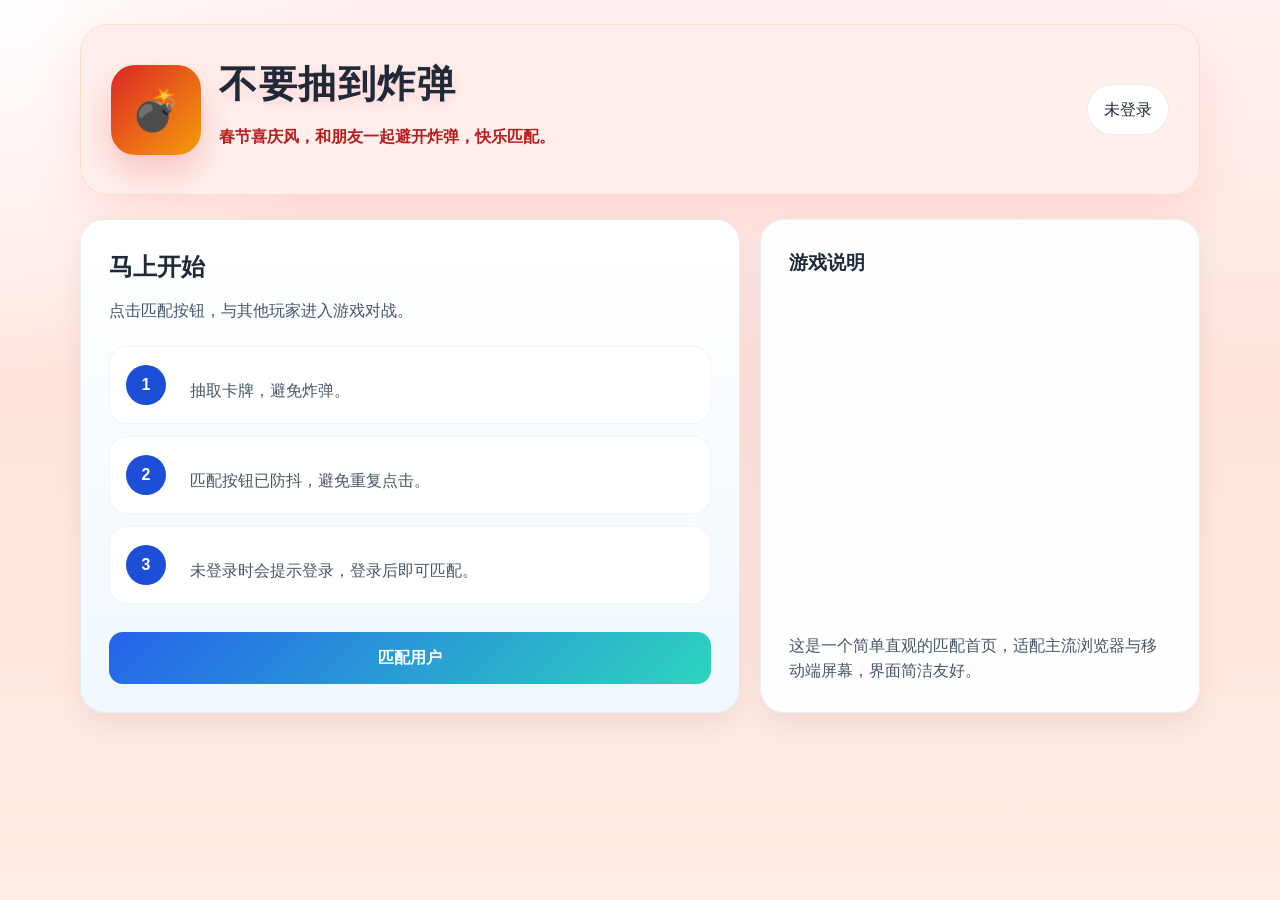
<file: index.html>
<!DOCTYPE html>
<html lang="zh-CN">
<head>
  <meta charset="UTF-8" />
  <meta name="viewport" content="width=device-width, initial-scale=1.0" />
  <title>不要抽到炸弹</title>
  <link rel="stylesheet" href="styles.css" />
</head>
<body data-page="home">
  <div class="page-shell">
    <header class="hero">
      <div class="brand">
        <div class="logo">💣</div>
        <div>
          <h1>不要抽到炸弹</h1>
          <p class="tagline">春节喜庆风，和朋友一起避开炸弹，快乐匹配。</p>
        </div>
      </div>
      <div class="user-panel" id="userPanel"></div>
    </header>

    <main class="content">
      <section class="card highlight">
        <div class="section-head">
          <h2>马上开始</h2>
          <p>点击匹配按钮，与其他玩家进入游戏对战。</p>
        </div>
        <div class="rule-list">
          <div class="rule-item">
            <strong>1</strong>
            <p>抽取卡牌，避免炸弹。</p>
          </div>
          <div class="rule-item">
            <strong>2</strong>
            <p>匹配按钮已防抖，避免重复点击。</p>
          </div>
          <div class="rule-item">
            <strong>3</strong>
            <p>未登录时会提示登录，登录后即可匹配。</p>
          </div>
        </div>
        <button id="matchButton" class="primary-button" type="button">匹配用户</button>
      </section>

      <section class="card tips-card">
        <h3>游戏说明</h3>
        <p>这是一个简单直观的匹配首页，适配主流浏览器与移动端屏幕，界面简洁友好。</p>
      </section>
    </main>
  </div>

  <div class="modal-mask hidden" id="loginModal">
    <div class="modal-card">
      <button class="close-button" id="closeModalButton" aria-label="关闭登录弹窗">×</button>
      <h2>登录后即可匹配</h2>
      <p>请输入昵称，快速开始游戏。</p>
      <form id="loginForm">
        <label>
          昵称
          <input id="nicknameInput" type="text" maxlength="12" placeholder="你的昵称" required />
        </label>
        <label>
          头像 URL（可选）
          <input id="avatarInput" type="url" placeholder="https://..." />
        </label>
        <button class="primary-button" type="submit">登录并匹配</button>
      </form>
      <p class="small-note">登录信息仅保存在本地浏览器。</p>
    </div>
  </div>

  <script src="main.js"></script>
</body>
</html>
</file>
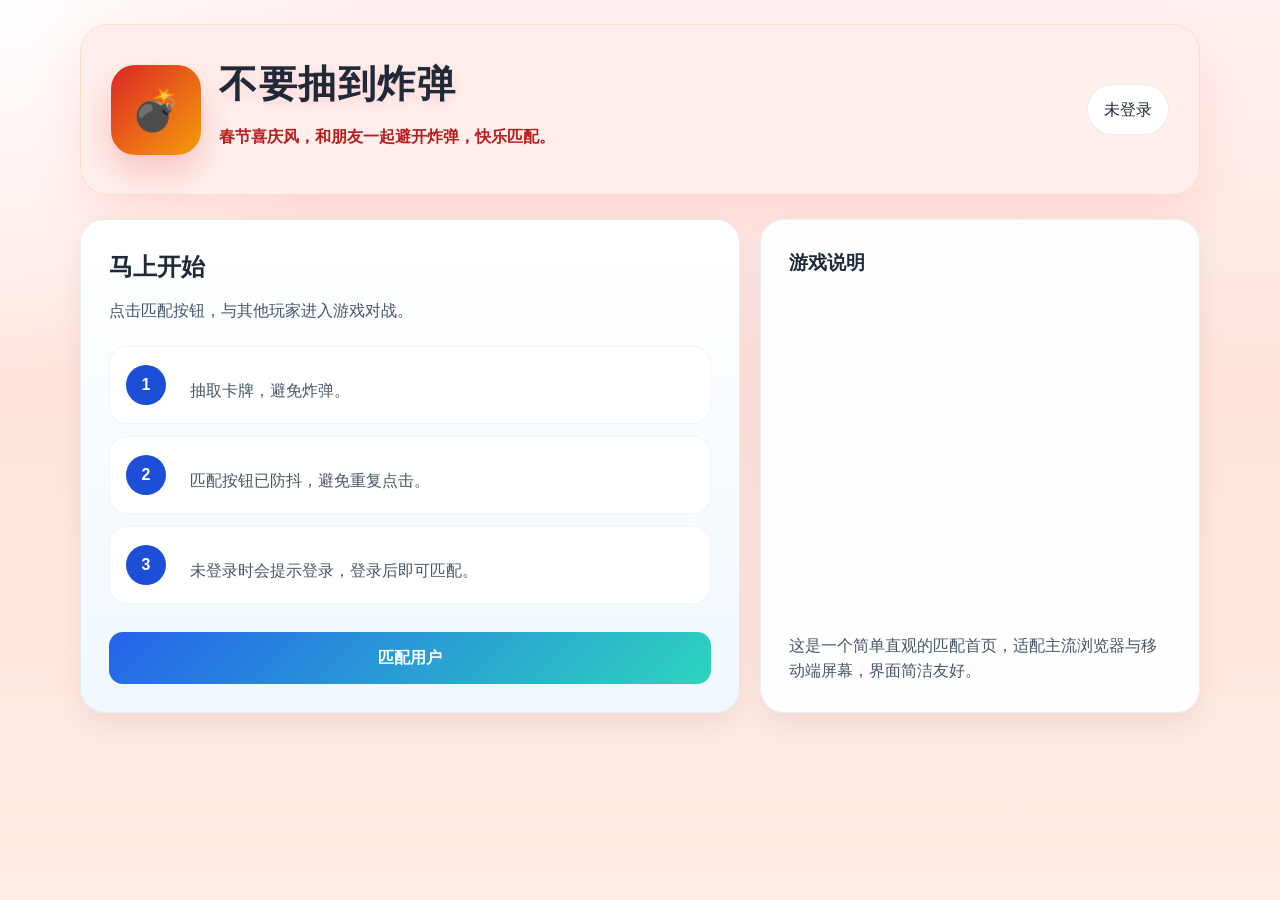
<file: countdown.html>
<!DOCTYPE html>
<html lang="zh-CN">
<head>
  <meta charset="UTF-8" />
  <meta name="viewport" content="width=device-width, initial-scale=1.0" />
  <title>倒计时 - 不要抽到炸弹</title>
  <link rel="stylesheet" href="styles.css" />
</head>
<body data-page="countdown">
  <div class="page-shell">
    <header class="hero">
      <div class="brand">
        <div class="logo">💣</div>
        <div>
          <h1>匹配成功</h1>
          <p class="tagline">即将进入游戏房间，准备好迎接挑战。</p>
        </div>
      </div>
      <div class="user-panel" id="userPanel"></div>
    </header>

    <main class="content">
      <section class="card highlight countdown-card">
        <div>
          <h2>倒计时开始</h2>
          <p>请确认你的网络稳定，3 秒后自动进入游戏房间。</p>
        </div>
        <div class="player-grid" id="countdownList"></div>
        <div class="countdown-circle">
          <span id="countdownValue">3</span>
        </div>
        <div class="match-footer">
          <a class="secondary-button" href="index.html">返回首页</a>
        </div>
      </section>
    </main>
  </div>

  <script src="main.js"></script>
</body>
</html>
</file>
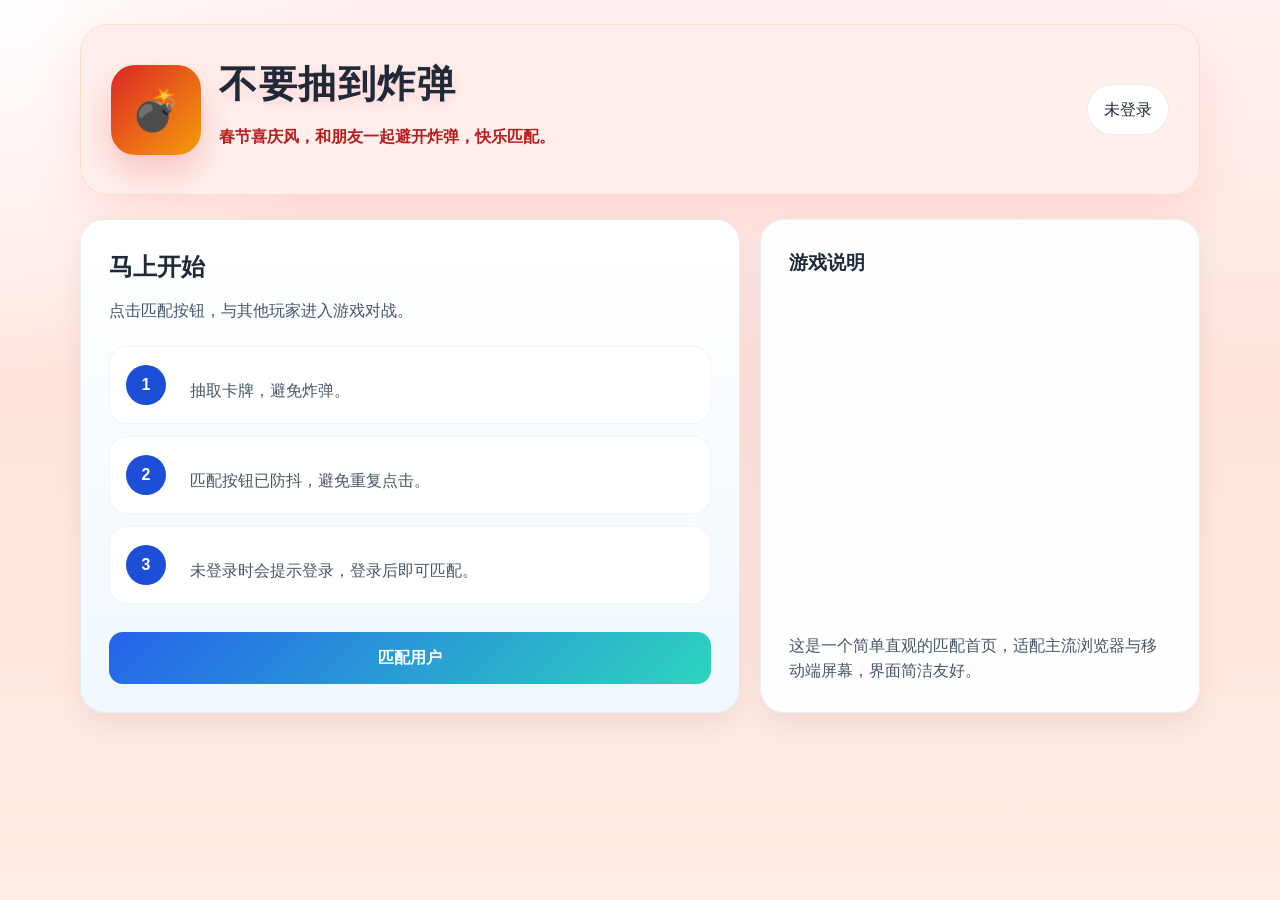
<file: game.html>
<!DOCTYPE html>
<html lang="zh-CN">
<head>
  <meta charset="UTF-8" />
  <meta name="viewport" content="width=device-width, initial-scale=1.0" />
  <title>游戏房间 - 不要抽到炸弹</title>
  <link rel="stylesheet" href="styles.css?v=20">
</head>
<body data-page="game">
  <div class="page-shell">
    <header class="hero">
      <div class="brand">
        <div class="logo">💣</div>
        <div>
          <h1>游戏房间</h1>
          <p class="tagline">匹配完成，准备进入下一局。</p>
        </div>
      </div>
      <div class="user-panel" id="userPanel"></div>
    </header>

    <main class="content">
      <section class="game-table-container">
        <!-- 游戏区域：包含牌桌和玩家 -->
        <div class="game-area">
          <!-- 游戏状态信息 -->
          <div class="game-status-bar">
            <div class="status-item">
              <span class="status-label">当前回合:</span>
              <span class="status-value" id="currentTurn">-</span>
            </div>
            <div class="status-item">
              <span class="status-label">倒计时:</span>
              <span class="status-value countdown-timer" id="turnCountdown">5</span>
            </div>
            <div class="status-item">
              <span class="status-label">在线人数:</span>
              <span class="status-value" id="onlineCount">5/5</span>
            </div>
          </div>
          
          <!-- 玩家环形分布（牌桌外围） -->
          <div class="players-circle" id="playersCircle">
            <!-- 玩家将通过 JavaScript 动态生成 -->
          </div>
          
          <!-- 牌桌区域（居中） -->
          <div class="game-table">
            <!-- 底牌堆区域（左侧） -->
            <div class="deck-pile" id="deckPile">
              <div class="deck-stack" id="deckStack">
                <!-- 卡牌堆叠将通过 JavaScript 动态生成 -->
              </div>
              <div class="deck-count" id="deckCount">
                <span class="deck-number">28</span>
              </div>
              <div class="deck-placeholder" id="deckPlaceholder" style="display: none;">
                <div class="placeholder-icon">🃏</div>
                <div class="placeholder-text">底牌区</div>
              </div>
            </div>
            
            <!-- 出牌公示区（右侧，Issue #11） -->
            <div class="play-area" id="playArea">
              <div class="played-cards-container" id="playedCardsContainer">
                <!-- 已打出的牌将在这里显示 -->
              </div>
            </div>
          </div>
          
          <!-- 当前玩家指示器（箭头） -->
          <div class="turn-indicator" id="turnIndicator">
            <div class="arrow">▼</div>
          </div>
        </div>
        
        <!-- 游戏控制按钮（手牌区上方） -->
        <div class="game-controls">
          <button class="primary-button action-btn" id="drawCardBtn" disabled>抽牌</button>
          <button class="secondary-button action-btn" id="playCardBtn" disabled>出牌</button>
          <button class="tertiary-button action-btn" id="leaveRoomBtn">离开房间</button>
        </div>
        
        <!-- 手牌区域（中间位置） -->
        <div class="hand-area" id="handArea">
          <h3>我的手牌</h3>
          <div class="hand-cards" id="handCards">
            <!-- 手牌将在这里显示 -->
          </div>
          <div class="card-count">剩余卡牌: <span id="cardCount">0</span></div>
        </div>
      </section>
    </main>
  </div>

  <script src="main.js?v=20"></script>
</body>
</html>
</file>
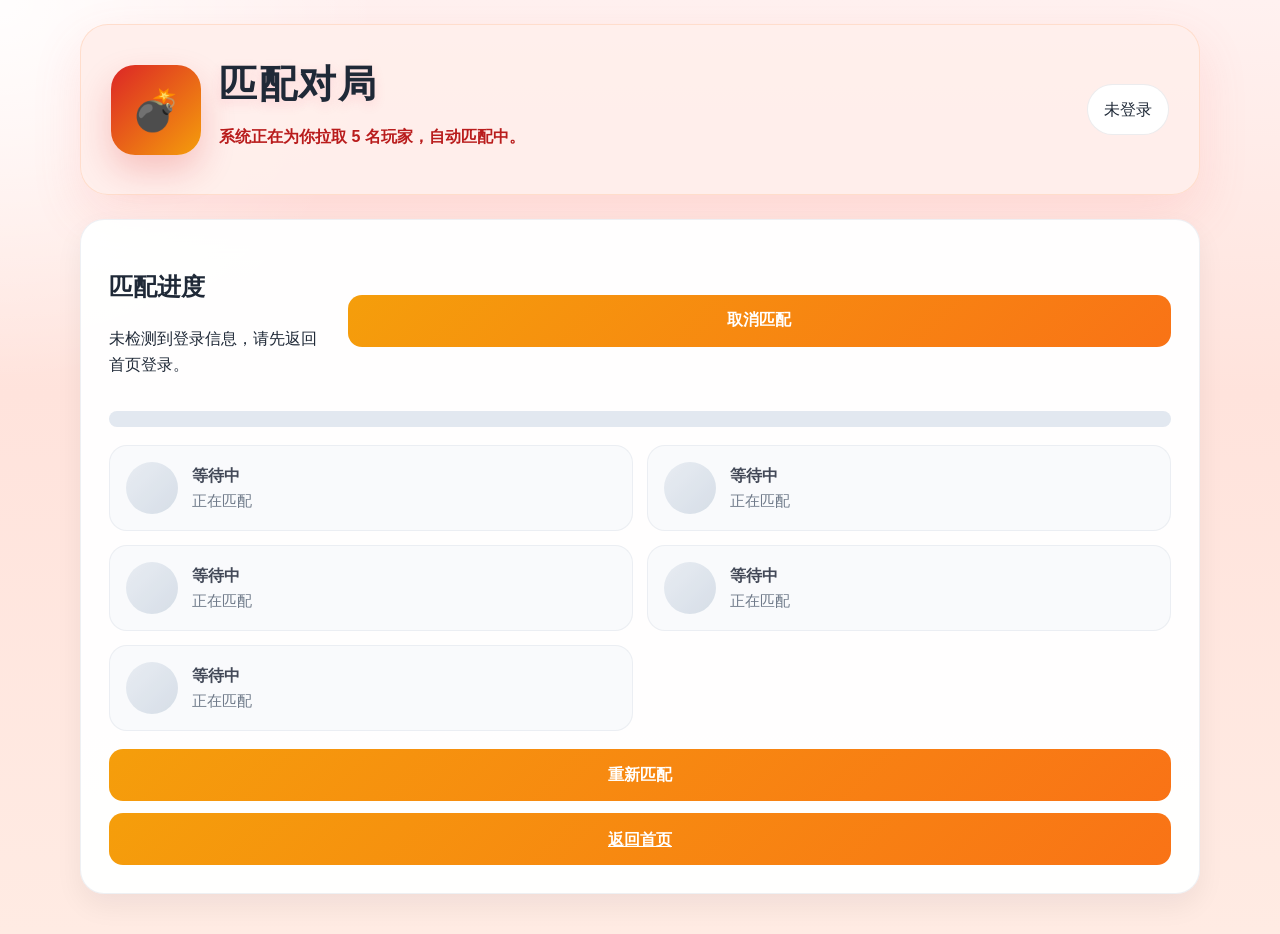
<file: match.html>
<!DOCTYPE html>
<html lang="zh-CN">
<head>
  <meta charset="UTF-8" />
  <meta name="viewport" content="width=device-width, initial-scale=1.0" />
  <title>匹配中 - 不要抽到炸弹</title>
  <link rel="stylesheet" href="styles.css" />
</head>
<body data-page="match">
  <div class="page-shell">
    <header class="hero">
      <div class="brand">
        <div class="logo">💣</div>
        <div>
          <h1>匹配对局</h1>
          <p class="tagline">系统正在为你拉取 5 名玩家，自动匹配中。</p>
        </div>
      </div>
      <div class="user-panel" id="userPanel"></div>
    </header>

    <main class="content">
      <section class="card match-card">
        <div class="match-head">
          <div>
            <h2>匹配进度</h2>
            <p id="matchMessage">请稍候，正在为你匹配...</p>
          </div>
          <button id="cancelButton" class="secondary-button">取消匹配</button>
        </div>

        <div class="progress-track" aria-hidden="true">
          <div class="progress-fill" id="matchProgress"></div>
        </div>

        <div class="player-grid" id="matchList" aria-label="已匹配玩家"></div>

        <div class="match-footer">
          <button id="retryButton" class="secondary-button hidden">重新匹配</button>
          <a class="secondary-button" href="index.html">返回首页</a>
        </div>
      </section>
    </main>
  </div>

  <script src="main.js"></script>
</body>
</html>
</file>
<file: styles.css>
:root {
  color-scheme: light;
  font-family: "Noto Sans SC", "Segoe UI", Roboto, Arial, sans-serif;
  background-color: #f7f8fc;
  color: #1f2937;
  font-size: 16px;
}

* {
  box-sizing: border-box;
}

html,
body {
  margin: 0;
  min-height: 100%;
}

body {
  min-height: 100vh;
  background-color: #fff1f0;
  background-image:
    radial-gradient(circle at top left, rgba(255, 255, 255, 0.9), transparent 24%),
    linear-gradient(180deg, #fff1f0 0%, #ffe3dc 42%, #ffebe3 100%);
  background-repeat: no-repeat;
  background-position: top center;
  line-height: 1.6;
}

.page-shell {
  width: min(1120px, calc(100% - 24px));
  margin: 0 auto;
  padding: 24px 0 40px;
}

.hero {
  display: flex;
  align-items: center;
  justify-content: space-between;
  gap: 20px;
  padding: 28px 30px;
  border-radius: 28px;
  background: rgba(255, 239, 235, 0.95);
  border: 1px solid rgba(251, 146, 60, 0.18);
  box-shadow: 0 20px 50px rgba(245, 101, 100, 0.14);
}

.brand {
  display: flex;
  align-items: center;
  gap: 18px;
}

.logo {
  width: 90px;
  height: 90px;
  border-radius: 24px;
  display: grid;
  place-items: center;
  font-size: 40px;
  background: linear-gradient(135deg, #dc2626 0%, #f59e0b 100%);
  color: #fff;
  box-shadow: 0 16px 34px rgba(220, 38, 38, 0.22);
}

.hero h1,
.hero h2,
.section-head h2,
.tips-card h3 {
  margin: 0;
}

.hero h1 {
  letter-spacing: 0.04em;
  text-shadow: 0 4px 12px rgba(244, 63, 94, 0.15);
  font-size: clamp(2rem, 3vw, 3rem);
}

.tagline {
  margin-top: 10px;
  max-width: 520px;
  color: #b91c1c;
  font-weight: 600;
}

.user-panel {
  min-width: 180px;
  display: flex;
  justify-content: flex-end;
}

.user-badge {
  display: inline-flex;
  align-items: center;
  gap: 12px;
  padding: 12px 16px;
  border-radius: 999px;
  border: 1px solid rgba(15, 23, 42, 0.08);
  background: #ffffff;
}

.user-avatar {
  width: 46px;
  height: 46px;
  border-radius: 50%;
  object-fit: cover;
  border: 2px solid #fff;
  box-shadow: 0 8px 24px rgba(15, 23, 42, 0.08);
}

.user-name {
  font-weight: 700;
  color: #111827;
}

.content {
  display: grid;
  grid-template-columns: 1.2fr 0.8fr;
  gap: 20px;
  margin-top: 24px;
}

/* Game page uses full width */
body[data-page="game"] .content {
  grid-template-columns: 1fr;
}

/* Countdown page uses full width */
body[data-page="countdown"] .content {
  grid-template-columns: 1fr;
}

/* Match page uses full width */
body[data-page="match"] .content {
  grid-template-columns: 1fr;
}

.card {
  border-radius: 24px;
  padding: 28px;
  background: rgba(255, 255, 255, 0.96);
  border: 1px solid rgba(148, 163, 184, 0.16);
  box-shadow: 0 12px 28px rgba(15, 23, 42, 0.06);
}

.highlight {
  background: linear-gradient(180deg, #ffffff 0%, #f0f8ff 100%);
}

.section-head p,
.rule-list p,
.tips-card p,
.match-status p {
  margin: 12px 0 0;
  color: #475569;
}

.rule-list {
  display: grid;
  gap: 12px;
  margin: 22px 0 28px;
}

.rule-item {
  display: grid;
  grid-template-columns: 48px 1fr;
  gap: 16px;
  align-items: center;
  padding: 18px 18px 18px 16px;
  border-radius: 18px;
  background: #ffffff;
  border: 1px solid rgba(148, 163, 184, 0.12);
}

.rule-item strong {
  display: inline-flex;
  align-items: center;
  justify-content: center;
  width: 40px;
  height: 40px;
  border-radius: 50%;
  background: #1d4ed8;
  color: #fff;
  font-size: 1rem;
}

.primary-button,
.secondary-button,
.tertiary-button {
  display: inline-flex;
  align-items: center;
  justify-content: center;
  width: 100%;
  min-height: 52px;
  border: none;
  border-radius: 14px;
  font-size: 1rem;
  font-weight: 700;
  cursor: pointer;
  transition: transform 0.16s ease, background-color 0.16s ease, opacity 0.16s ease;
}

.primary-button {
  background: linear-gradient(135deg, #2563eb 0%, #2dd4bf 100%);
  color: #fff;
}

.secondary-button {
  background: linear-gradient(135deg, #f59e0b 0%, #f97316 100%);
  color: #fff;
}

.tertiary-button {
  background: #eef2ff;
  color: #6b7280;
}

.primary-button:hover,
.secondary-button:hover,
.tertiary-button:hover {
  transform: translateY(-1px);
}

.primary-button:disabled,
.secondary-button:disabled {
  opacity: 0.6;
  cursor: not-allowed;
}

.tips-card {
  display: flex;
  flex-direction: column;
  justify-content: space-between;
}

.tips-card h3 {
  margin-bottom: 14px;
  font-size: 1.2rem;
}

.match-status {
  display: flex;
  flex-direction: column;
  gap: 18px;
}

.match-card {
  display: grid;
  gap: 18px;
}

.match-head {
  display: flex;
  align-items: center;
  justify-content: space-between;
  gap: 16px;
}

.progress-track {
  width: 100%;
  height: 16px;
  border-radius: 999px;
  background: #e2e8f0;
  overflow: hidden;
}

.progress-fill {
  width: 0;
  height: 100%;
  border-radius: 999px;
  background: linear-gradient(90deg, #3b82f6, #14b8a6);
  transition: width 0.35s ease;
}

.player-grid {
  display: grid;
  gap: 14px;
  grid-template-columns: repeat(2, minmax(0, 1fr));
}

.player-card {
  display: flex;
  align-items: center;
  gap: 14px;
  padding: 16px;
  border-radius: 18px;
  background: #f8fafc;
  border: 1px solid rgba(148, 163, 184, 0.18);
}

.player-card.player-self {
  background: linear-gradient(180deg, rgba(59,130,246,0.12), rgba(255,255,255,0.9));
}

.player-card.placeholder {
  opacity: 0.78;
}

.player-avatar {
  width: 52px;
  height: 52px;
  border-radius: 50%;
  object-fit: cover;
  background: #e2e8f0;
}

.placeholder-circle {
  width: 52px;
  height: 52px;
  border-radius: 50%;
  background: linear-gradient(135deg, #e2e8f0 0%, #cbd5e1 100%);
}

.player-info strong {
  display: block;
  font-size: 1rem;
  color: #0f172a;
}

.player-info span {
  color: #475569;
  font-size: 0.95rem;
}

.match-footer {
  display: flex;
  flex-wrap: wrap;
  gap: 12px;
}

.countdown-card {
  display: grid;
  gap: 20px;
  text-align: center;
}

.countdown-card .player-grid {
  grid-template-columns: repeat(3, minmax(0, 1fr));
}

.countdown-circle {
  width: 140px;
  height: 140px;
  margin: 0 auto;
  border-radius: 50%;
  display: grid;
  place-items: center;
  background: radial-gradient(circle, rgba(56,189,248,0.22) 0%, rgba(14,165,233,0.08) 70%);
  box-shadow: inset 0 0 0 1px rgba(56,189,248,0.12);
}

.countdown-circle span {
  font-size: 3.2rem;
  font-weight: 800;
  color: #0f172a;
}

/* ========== Game Room Styles ========== */
.game-table-container {
  display: flex;
  flex-direction: column;
  gap: 24px;
  padding: 20px;
}

.game-area {
  position: relative;
  width: 100%;
  max-width: 900px;
  height: 650px;
  margin: 0 auto;
}

.game-status-bar {
  display: flex;
  justify-content: center;
  gap: 32px;
  padding: 12px 24px;
  background: rgba(255, 255, 255, 0.95);
  border-radius: 16px;
  box-shadow: 0 4px 12px rgba(0, 0, 0, 0.08);
  margin-bottom: 16px;
  flex-wrap: wrap;
}

.status-item {
  display: flex;
  align-items: center;
  gap: 8px;
  font-size: 0.95rem;
}

.status-label {
  color: #6b7280;
  font-weight: 500;
}

.countdown-timer {
  color: #ef4444;
  font-weight: 800;
  transition: all 0.3s ease;
}

.countdown-timer.warning {
  animation: pulseRed 1s infinite;
}

@keyframes pulseRed {
  0%, 100% { transform: scale(1); color: #ef4444; }
  50% { transform: scale(1.2); color: #dc2626; }
}

.status-value {
  color: #1f2937;
  font-weight: 700;
}

.game-table {
  position: absolute;
  top: 50%;
  left: 50%;
  transform: translate(-50%, -50%);
  width: 450px;
  height: 450px;
  background: radial-gradient(ellipse at center, #2d5016 0%, #1a3a0a 70%);
  border-radius: 50%;
  border: 12px solid #8b4513;
  box-shadow: 
    0 0 0 8px #654321,
    0 20px 60px rgba(0, 0, 0, 0.4),
    inset 0 0 100px rgba(0, 0, 0, 0.3);
  z-index: 5;
  display: flex;
  align-items: flex-start; /* 顶部对齐 */
  justify-content: space-between;
  padding: 120px 50px 0; /* 增加上内边距使整体更居中 */
}

/* 中央装饰背景（不阻挡点击） */
.table-center-decoration {
  position: absolute;
  top: 50%;
  left: 50%;
  transform: translate(-50%, -50%);
  text-align: center;
  pointer-events: none; /* 不阻挡鼠标事件 */
  opacity: 0.3; /* 半透明，作为背景装饰 */
  z-index: 0;
}

.table-message {
  color: rgba(255, 255, 255, 0.4);
  font-size: 1rem;
  margin: 0;
}

.table-center {
  position: absolute;
  top: 50%;
  left: 50%;
  transform: translate(-50%, -50%);
  text-align: center;
  z-index: 10;
}

.deck-area {
  display: flex;
  flex-direction: column;
  align-items: center;
  gap: 12px;
}

/* 底牌堆样式 */
.deck-pile {
  display: flex;
  flex-direction: column;
  align-items: center;
  gap: 10px; /* 减小间距使布局更紧凑 */
  position: relative;
  z-index: 10;
  padding: 12px;
  background: rgba(255, 255, 255, 0.05);
  border-radius: 12px;
  height: 180px;
  width: 130px;
}

/* 底牌区占位文本 */
.deck-placeholder {
  position: absolute;
  top: 12px;
  left: 12px;
  right: 12px;
  bottom: 12px;
  display: flex;
  flex-direction: column;
  align-items: center;
  justify-content: center;
  z-index: 1;
  pointer-events: none;
}

.deck-placeholder .placeholder-icon {
  font-size: 2rem;
  margin-bottom: 8px;
}

.deck-placeholder .placeholder-text {
  color: rgba(255, 255, 255, 0.5);
  font-size: 0.9rem;
}

.deck-stack {
  position: relative;
  width: 90px;
  height: 120px;
}

.deck-card {
  position: absolute;
  width: 90px;
  height: 120px;
  background: linear-gradient(135deg, #1e40af 0%, #3b82f6 50%, #1e40af 100%);
  border-radius: 8px;
  border: 3px solid #fff;
  box-shadow: 
    0 2px 8px rgba(0, 0, 0, 0.3),
    inset 0 0 20px rgba(255, 255, 255, 0.1);
  display: flex;
  align-items: center;
  justify-content: center;
  transition: all 0.3s ease;
}

/* 扑克牌背面图案 */
.deck-card::before {
  content: '';
  position: absolute;
  top: 50%;
  left: 50%;
  transform: translate(-50%, -50%);
  width: 70px;
  height: 100px;
  background: repeating-linear-gradient(
    45deg,
    rgba(255, 255, 255, 0.1) 0px,
    rgba(255, 255, 255, 0.1) 2px,
    transparent 2px,
    transparent 8px
  );
  border-radius: 4px;
  border: 2px solid rgba(255, 255, 255, 0.3);
}

/* 卡牌堆叠效果 - 每层偏移 */
.deck-stack .deck-card:nth-child(1) { transform: translate(0, 0); z-index: 1; }
.deck-stack .deck-card:nth-child(2) { transform: translate(2px, -2px); z-index: 2; }
.deck-stack .deck-card:nth-child(3) { transform: translate(4px, -4px); z-index: 3; }
.deck-stack .deck-card:nth-child(4) { transform: translate(6px, -6px); z-index: 4; }
.deck-stack .deck-card:nth-child(5) { transform: translate(8px, -8px); z-index: 5; }
.deck-stack .deck-card:nth-child(n+6) { transform: translate(10px, -10px); z-index: 6; }

.deck-count {
  background: rgba(255, 255, 255, 0.95);
  padding: 6px 16px;
  border-radius: 20px;
  box-shadow: 0 4px 12px rgba(0, 0, 0, 0.2);
  text-align: center;
}

.deck-number {
  font-size: 1.4rem;
  font-weight: 800;
  color: #1e40af;
  display: inline-block;
  transition: all 0.3s ease;
}

.deck-number.update {
  animation: countUpdate 0.4s ease-out;
}

@keyframes countUpdate {
  0% { transform: scale(1); }
  50% { transform: scale(1.3); color: #ef4444; }
  100% { transform: scale(1); }
}

/* 抽牌动画 */
@keyframes drawCard {
  0% { 
    transform: translate(10px, -10px) scale(1);
    opacity: 1;
  }
  50% {
    transform: translate(0, -50px) scale(1.1);
    opacity: 0.8;
  }
  100% { 
    transform: translate(-100px, -150px) scale(0.8);
    opacity: 0;
  }
}

.deck-card.drawing {
  animation: drawCard 0.6s ease-out forwards;
}

/* 8种牌型卡通图案样式 */
.card-type-badge {
  position: absolute;
  top: 50%;
  left: 50%;
  transform: translate(-50%, -50%);
  width: 60px;
  height: 60px;
  border-radius: 50%;
  display: flex;
  align-items: center;
  justify-content: center;
  font-size: 2rem;
  background: rgba(255, 255, 255, 0.95);
  box-shadow: 0 4px 12px rgba(0, 0, 0, 0.2);
  z-index: 10;
}

/* 炸弹 - 红色 */
.card-type-badge.bomb { background: linear-gradient(135deg, #ef4444 0%, #dc2626 100%); }
/* 洛阳铲 - 棕色 */
.card-type-badge.shovel { background: linear-gradient(135deg, #92400e 0%, #78350f 100%); }
/* 明察秋毫 - 蓝色 */
.card-type-badge.clear-sight { background: linear-gradient(135deg, #3b82f6 0%, #2563eb 100%); }
/* 顺手牵羊 - 绿色 */
.card-type-badge.steal { background: linear-gradient(135deg, #10b981 0%, #059669 100%); }
/* 回马枪 - 橙色 */
.card-type-badge.counter-attack { background: linear-gradient(135deg, #f59e0b 0%, #d97706 100%); }
/* 休养生息 - 紫色 */
.card-type-badge.recover { background: linear-gradient(135deg, #8b5cf6 0%, #7c3aed 100%); }
/* 偷梁换柱 - 青色 */
.card-type-badge.swap { background: linear-gradient(135deg, #06b6d4 0%, #0891b2 100%); }
/* 栽赃嫁祸 - 粉色 */
.card-type-badge.frame { background: linear-gradient(135deg, #ec4899 0%, #db2777 100%); }

/* 牌型展示区域 */
.card-type-display {
  display: flex;
  gap: 6px;
  flex-wrap: wrap;
  justify-content: center;
  margin-top: 4px;
}

.card-type-icon {
  width: 32px;
  height: 32px;
  border-radius: 50%;
  display: flex;
  align-items: center;
  justify-content: center;
  font-size: 1rem;
  color: #fff;
  box-shadow: 0 2px 8px rgba(0, 0, 0, 0.2);
  transition: all 0.3s ease;
  cursor: pointer;
}

.card-type-icon:hover {
  transform: scale(1.2);
  box-shadow: 0 4px 16px rgba(0, 0, 0, 0.3);
}

.card-deck {
  font-size: 4rem;
  animation: pulse 2s ease-in-out infinite;
  filter: drop-shadow(0 4px 8px rgba(0, 0, 0, 0.3));
}

@keyframes pulse {
  0%, 100% { transform: scale(1); }
  50% { transform: scale(1.05); }
}

.table-message {
  color: #fff;
  font-size: 1.1rem;
  font-weight: 600;
  text-shadow: 0 2px 4px rgba(0, 0, 0, 0.5);
  margin: 0;
}

/* 出牌公示区（Issue #11） */
.play-area {
  display: flex;
  flex-direction: column;
  align-items: center;
  gap: 8px;
  padding: 12px;
  background: rgba(255, 255, 255, 0.1);
  border-radius: 12px;
  min-height: 110px;
  width: 130px;
  z-index: 10;
}

.played-cards-container {
  display: flex;
  gap: 8px;
  flex-wrap: wrap;
  justify-content: center;
  align-items: center;
  min-height: 90px;
}

.played-card {
  position: relative;
  width: 60px;
  height: 95px; /* 稍微增加高度以容纳间距 */
  background: linear-gradient(135deg, #fff 0%, #f0f0f0 100%);
  border: 2px solid #ddd;
  border-radius: 8px;
  display: flex;
  flex-direction: column;
  align-items: center;
  justify-content: center;
  font-size: 1.5rem;
  box-shadow: 0 2px 6px rgba(0, 0, 0, 0.15);
  animation: playCardFly 0.6s ease-out;
  transition: all 0.3s ease;
  gap: 4px; /* 增加图标和文字的默认间距 */
  padding: 6px;
}

.played-card .card-icon {
  font-size: 1.8rem;
  line-height: 1;
}

.played-card .card-name {
  font-size: 0.6rem;
  color: #666;
  line-height: 1;
  margin-top: 4px; /* 增加图标和文字的间隔 */
  white-space: nowrap;
  overflow: hidden;
  text-overflow: ellipsis;
  max-width: 100%;
}

.played-card.latest {
  transform: scale(1.1);
  border-color: #fbbf24;
  box-shadow: 0 0 12px rgba(251, 191, 36, 0.6);
  z-index: 10;
}

.played-card.special-effect {
  animation: playCardFly 0.6s ease-out, specialPulse 1s ease-in-out infinite;
}

@keyframes playCardFly {
  0% {
    opacity: 0;
    transform: translateY(-30px) scale(0.5) rotate(-10deg);
  }
  60% {
    transform: translateY(5px) scale(1.1) rotate(2deg);
  }
  100% {
    opacity: 1;
    transform: translateY(0) scale(1) rotate(0deg);
  }
}

@keyframes specialPulse {
  0%, 100% {
    box-shadow: 0 0 12px rgba(251, 191, 36, 0.6);
  }
  50% {
    box-shadow: 0 0 20px rgba(251, 191, 36, 0.9), 0 0 30px rgba(239, 68, 68, 0.4);
  }
}

@keyframes highlightPop {
  0% { transform: scale(1); box-shadow: 0 8px 24px rgba(0, 0, 0, 0.1); }
  50% { transform: scale(1.05); box-shadow: 0 0 30px rgba(251, 191, 36, 0.8); }
  100% { transform: scale(1); box-shadow: 0 8px 24px rgba(0, 0, 0, 0.1); }
}

.last-play-info {
  display: none; /* 隐藏出牌玩家信息 */
}

.last-play-info .player-avatar-small {
  width: 20px;
  height: 20px;
  border-radius: 50%;
  border: 2px solid #fff;
}

.players-circle {
  position: absolute;
  width: 100%;
  height: 100%;
  top: 0;
  left: 0;
  z-index: 10;
}

.player-position {
  position: absolute;
  display: flex;
  flex-direction: column;
  align-items: center;
  gap: 8px;
  transition: all 0.3s ease;
}

.player-position .player-avatar-wrapper {
  position: relative;
  width: 90px;
  height: 90px;
}

.player-position .player-avatar {
  width: 100%;
  height: 100%;
  border-radius: 50%;
  object-fit: cover;
  border: 4px solid #fff;
  box-shadow: 0 8px 20px rgba(0, 0, 0, 0.3);
  transition: all 0.3s ease;
}

.hand-count-badge {
  position: absolute;
  top: -8px;
  right: -8px;
  min-width: 28px;
  height: 28px;
  background: linear-gradient(135deg, #ef4444 0%, #dc2626 100%);
  color: #fff;
  border-radius: 50%;
  display: flex;
  align-items: center;
  justify-content: center;
  font-weight: 700;
  font-size: 0.85rem;
  box-shadow: 0 2px 6px rgba(239, 68, 68, 0.4);
  z-index: 15;
  border: 2px solid #fff;
}

@keyframes badgePop {
  0% { transform: scale(0); }
  50% { transform: scale(1.2); }
  100% { transform: scale(1); }
}

.online-status {
  position: absolute;
  bottom: 4px;
  right: 4px;
  width: 14px;
  height: 14px;
  border-radius: 50%;
  border: 2px solid #fff;
  z-index: 20;
}

.online-status.online {
  background: linear-gradient(135deg, #10b981 0%, #059669 100%);
  box-shadow: 0 0 8px rgba(16, 185, 129, 0.6);
}

.online-status.offline {
  background: linear-gradient(135deg, #ef4444 0%, #dc2626 100%);
  box-shadow: 0 0 8px rgba(239, 68, 68, 0.6);
}

.offline-tag {
  position: absolute;
  bottom: -20px;
  left: 50%;
  transform: translateX(-50%);
  background: rgba(239, 68, 68, 0.9);
  color: #fff;
  padding: 2px 8px;
  border-radius: 10px;
  font-size: 0.7rem;
  font-weight: 700;
  white-space: nowrap;
}

.player-position.player-self .player-avatar {
  border-color: #fbbf24;
  box-shadow: 0 0 20px rgba(251, 191, 36, 0.6), 0 8px 20px rgba(0, 0, 0, 0.3);
  transform: scale(1.1);
}

.player-position.current-turn .player-avatar {
  animation: glow 1.5s ease-in-out infinite;
}

@keyframes glow {
  0%, 100% { 
    box-shadow: 0 0 20px rgba(59, 130, 246, 0.6), 0 8px 20px rgba(0, 0, 0, 0.3);
  }
  50% { 
    box-shadow: 0 0 30px rgba(59, 130, 246, 0.9), 0 8px 20px rgba(0, 0, 0, 0.3);
  }
}

.player-name-tag {
  background: rgba(0, 0, 0, 0.7);
  color: #fff;
  padding: 4px 12px;
  border-radius: 12px;
  font-size: 0.9rem;
  font-weight: 600;
  white-space: nowrap;
  backdrop-filter: blur(4px);
}

.player-position.player-self .player-name-tag {
  background: rgba(251, 191, 36, 0.9);
  color: #000;
}

.turn-indicator {
  position: absolute;
  width: 50px;
  height: 50px;
  display: flex;
  align-items: center;
  justify-content: center;
  transition: all 0.5s cubic-bezier(0.4, 0, 0.2, 1);
  z-index: 20;
  background: rgba(251, 191, 36, 0.2);
  border-radius: 50%;
  backdrop-filter: blur(4px);
}

.turn-indicator .arrow {
  font-size: 2.8rem;
  color: #fbbf24;
  filter: drop-shadow(0 4px 8px rgba(0, 0, 0, 0.5));
  animation: rotateArrow 3s linear infinite;
}

@keyframes rotateArrow {
  0% { transform: rotate(0deg); }
  100% { transform: rotate(360deg); }
}

.hand-area {
  background: rgba(255, 255, 255, 0.95);
  border-radius: 20px;
  padding: 20px;
  box-shadow: 0 8px 24px rgba(0, 0, 0, 0.1);
  transition: all 0.3s ease;
}

.hand-area.current-turn-highlight {
  background: linear-gradient(135deg, rgba(251, 191, 36, 0.15) 0%, rgba(255, 255, 255, 0.95) 100%);
  box-shadow: 0 8px 32px rgba(251, 191, 36, 0.3), 0 0 0 3px rgba(251, 191, 36, 0.5);
  transform: scale(1.02);
}

.hand-area h3 {
  margin: 0 0 16px 0;
  color: #1f2937;
  font-size: 1.3rem;
}

.hand-cards {
  display: flex;
  flex-wrap: wrap;
  gap: 12px;
  min-height: 100px;
  align-items: center;
  justify-content: center;
}

.hand-card {
  width: 60px;
  height: 95px; /* 稍微增加高度以容纳间距 */
  background: linear-gradient(135deg, #fff 0%, #f0f0f0 100%);
  border: 2px solid #ddd;
  border-radius: 8px;
  display: flex;
  flex-direction: column;
  align-items: center;
  justify-content: center;
  font-size: 2rem;
  box-shadow: 0 4px 8px rgba(0, 0, 0, 0.1);
  transition: transform 0.2s ease, border-color 0.2s ease, box-shadow 0.2s ease;
  cursor: pointer;
  gap: 4px; /* 增加图标和文字的默认间距 */
  padding: 6px;
}

.hand-card .card-icon {
  font-size: 1.8rem;
  line-height: 1;
}

.hand-card .card-name {
  font-size: 0.6rem;
  color: #666;
  line-height: 1;
  margin-top: 4px; /* 增加图标和文字的间隔 */
  white-space: nowrap;
  overflow: hidden;
  text-overflow: ellipsis;
  max-width: 100%;
}

.hand-card:hover {
  transform: translateY(-8px) rotate(-5deg);
}

.hand-card.selected {
  border-color: #3b82f6;
  box-shadow: 0 0 15px rgba(59, 130, 246, 0.7);
  transform: translateY(-20px) !important; /* Issue #21: 强制上浮，覆盖 hover 或动画残留 */
  z-index: 10; /* 确保选中的牌在其他牌之上 */
}

.hand-card.dealt {
  animation: none;
}

@keyframes dealCard {
  0% {
    opacity: 0;
    transform: translateY(-250px) rotate(-10deg) scale(0.8);
  }
  60% {
    transform: translateY(10px) rotate(2deg) scale(1.05);
  }
  100% {
    opacity: 1;
    transform: translateY(0) rotate(0) scale(1);
  }
}

@keyframes playCard {
  0% {
    opacity: 1;
    transform: translateY(0) rotate(0) scale(1);
  }
  50% {
    transform: translateY(-80px) rotate(10deg) scale(1.2);
    opacity: 0.8;
  }
  100% {
    opacity: 0;
    transform: translateY(-150px) rotate(20deg) scale(0.5);
  }
}

.card-count {
  margin-top: 12px;
  text-align: center;
  color: #6b7280;
  font-weight: 600;
}

.game-controls {
  display: flex;
  gap: 16px;
  justify-content: center;
  align-items: center;
  flex-wrap: wrap;
}

.action-btn {
  min-width: 120px;
  width: auto;
  padding: 0 24px;
}

.action-btn.auto-active {
  background: linear-gradient(135deg, #f59e0b 0%, #d97706 100%);
  color: #fff;
  animation: autoPulse 2s infinite;
}

/* 托管状态标签（Issue #15：改为 Label 形式） */
.auto-play-label {
  padding: 8px 16px;
  background: linear-gradient(135deg, #f59e0b 0%, #d97706 100%);
  color: #fff;
  border-radius: 20px;
  font-weight: 700;
  font-size: 0.9rem;
  box-shadow: 0 4px 12px rgba(245, 158, 11, 0.3);
  animation: autoPulse 2s infinite;
  display: inline-flex;
  align-items: center;
}

/* 头像上的小型托管标签 */
.auto-play-label-mini {
  position: absolute;
  bottom: -16px; /* 移到头像正下方，完全避开右上角的手牌数徽章 */
  left: 50%;
  transform: translateX(-50%);
  top: auto;
  right: auto;
  padding: 2px 6px;
  background: linear-gradient(135deg, #f59e0b 0%, #d97706 100%);
  color: #fff;
  border-radius: 10px;
  font-weight: 700;
  font-size: 0.6rem;
  box-shadow: 0 2px 6px rgba(245, 158, 11, 0.4);
  animation: autoPulse 2s infinite;
  white-space: nowrap;
  z-index: 20;
}

/* Bot 身份标识 (Issue #17) */
.bot-tag {
  position: absolute;
  bottom: -8px;
  left: 50%;
  transform: translateX(-50%);
  padding: 1px 5px;
  background: linear-gradient(135deg, #8b5cf6 0%, #7c3aed 100%);
  color: #fff;
  border-radius: 8px;
  font-weight: 700;
  font-size: 0.55rem;
  box-shadow: 0 2px 4px rgba(139, 92, 246, 0.3);
  white-space: nowrap;
  z-index: 20;
}

@keyframes autoPulse {
  0%, 100% { box-shadow: 0 0 0 0 rgba(245, 158, 11, 0.4); }
  50% { box-shadow: 0 0 0 8px rgba(245, 158, 11, 0); }
}

.action-group {
  margin-top: 24px;
}

.modal-mask {
  position: fixed;
  inset: 0;
  background: rgba(15, 23, 42, 0.52);
  display: grid;
  place-items: center;
  z-index: 20;
}

.hidden {
  display: none !important;
}

.modal-card {
  width: min(420px, calc(100% - 32px));
  padding: 28px 24px;
  background: #ffffff;
  border-radius: 24px;
  box-shadow: 0 28px 60px rgba(15, 23, 42, 0.16);
  position: relative;
}

.close-button {
  position: absolute;
  right: 16px;
  top: 16px;
  width: 36px;
  height: 36px;
  border: none;
  border-radius: 50%;
  background: #f1f5f9;
  color: #334155;
  font-size: 1.3rem;
  cursor: pointer;
}

#loginForm {
  display: grid;
  gap: 16px;
  margin-top: 20px;
}

#loginForm label {
  display: grid;
  gap: 8px;
  font-weight: 600;
  color: #0f172a;
}

#loginForm input {
  width: 100%;
  min-height: 46px;
  padding: 12px 14px;
  border-radius: 14px;
  border: 1px solid rgba(148, 163, 184, 0.38);
  background: #f8fafc;
  color: #0f172a;
}

#loginForm input:focus {
  outline: 2px solid rgba(59, 130, 246, 0.3);
}

.small-note {
  margin-top: 10px;
  color: #64748b;
  font-size: 0.93rem;
}

@media (max-width: 820px) {
  .hero,
  .content {
    flex-direction: column;
  }

  .hero {
    align-items: flex-start;
  }

  .content {
    grid-template-columns: 1fr;
  }

  .user-panel {
    width: 100%;
    justify-content: flex-start;
  }
  
  /* Game Room Responsive */
  .game-area {
    height: 550px;
    max-width: 700px;
  }
  
  .game-table {
    width: 380px;
    height: 380px;
  }
  
  .player-position .player-avatar-wrapper {
    width: 80px;
    height: 80px;
  }
  
  .hand-count-badge {
    min-width: 24px;
    height: 24px;
    font-size: 0.75rem;
    border-width: 2px;
  }
}

@media (max-width: 520px) {
  .page-shell {
    padding: 16px 0 32px;
  }

  .hero {
    padding: 20px 18px;
  }

  .logo {
    width: 72px;
    height: 72px;
    font-size: 30px;
  }

  .card {
    padding: 20px;
  }

  .match-head {
    flex-direction: column;
    align-items: flex-start;
  }

  .player-grid {
    grid-template-columns: 1fr;
  }

  .countdown-card .player-grid {
    grid-template-columns: 1fr;
  }

  .countdown-circle {
    width: 120px;
    height: 120px;
  }

  .rule-item {
    grid-template-columns: 40px 1fr;
    padding: 16px;
  }

  .primary-button,
  .secondary-button {
    min-height: 48px;
  }
  
  /* Game Room Mobile */
  .game-area {
    height: 450px;
    max-width: 100%;
  }
  
  .game-table {
    width: 300px;
    height: 300px;
    border-width: 8px;
  }
  
  .player-position .player-avatar-wrapper {
    width: 70px;
    height: 70px;
  }
  
  .hand-count-badge {
    min-width: 22px;
    height: 22px;
    font-size: 0.7rem;
    border-width: 2px;
    top: -6px;
    right: -6px;
  }
  
  .player-name-tag {
    font-size: 0.75rem;
    padding: 3px 8px;
  }
  
  .card-deck {
    font-size: 3rem;
  }
  
  .table-message {
    font-size: 0.95rem;
  }
  
  .hand-card {
    width: 50px;
    height: 75px;
    font-size: 1.6rem;
  }
  
  .game-controls {
    gap: 12px;
  }
  
  .action-btn {
    min-width: 100px;
    padding: 0 16px;
    font-size: 0.9rem;
  }
  
  /* Issue #8: 底牌堆移动端适配 */
  .deck-stack {
    width: 70px;
    height: 95px;
  }
  
  .deck-card {
    width: 70px;
    height: 95px;
  }
  
  .deck-card::before {
    width: 54px;
    height: 78px;
  }
  
  .deck-number {
    font-size: 1.4rem;
  }
  
  .card-type-icon {
    width: 32px;
    height: 32px;
    font-size: 1rem;
  }
  
  /* 牌桌布局移动端适配 */
  .game-table {
    padding: 110px 40px 0; /* 保持顶部对齐并居中 */
    width: 400px;
    height: 400px;
  }
  
  .deck-pile, .play-area {
    transform: scale(0.9);
  }
}
</file>
